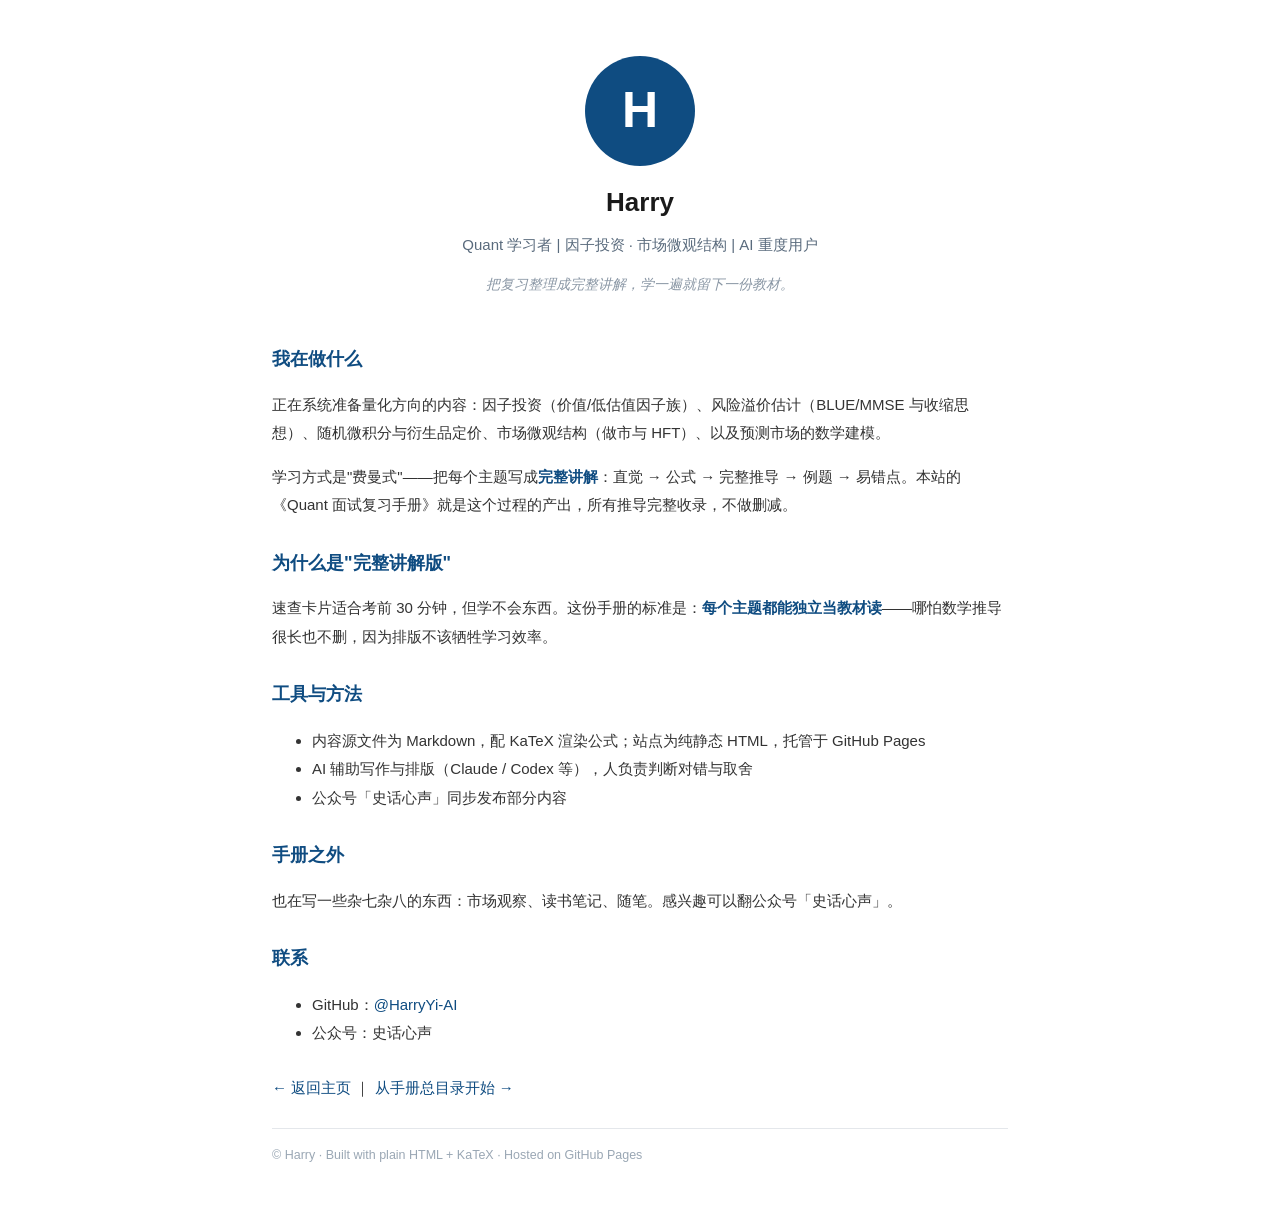
<file: about.html>
<!DOCTYPE html>
<html lang="zh-CN">
<head>
<meta charset="UTF-8">
<meta name="viewport" content="width=device-width, initial-scale=1">
<title>关于我 | Harry · Quant 学习笔记</title>
<link rel="stylesheet" href="assets/style.css">
</head>
<body>
<div class="about-page">
<header class="about-hero">
  <div class="avatar big">H</div>
  <h1>Harry</h1>
  <p class="bio-line">Quant 学习者 | 因子投资 · 市场微观结构 | AI 重度用户</p>
  <p class="quote">把复习整理成完整讲解，学一遍就留下一份教材。</p>
</header>

<main class="about-body">
<h2>我在做什么</h2>
<p>正在系统准备量化方向的内容：因子投资（价值/低估值因子族）、风险溢价估计（BLUE/MMSE 与收缩思想）、随机微积分与衍生品定价、市场微观结构（做市与 HFT）、以及预测市场的数学建模。</p>
<p>学习方式是"费曼式"——把每个主题写成<strong>完整讲解</strong>：直觉 → 公式 → 完整推导 → 例题 → 易错点。本站的《Quant 面试复习手册》就是这个过程的产出，所有推导完整收录，不做删减。</p>

<h2>为什么是"完整讲解版"</h2>
<p>速查卡片适合考前 30 分钟，但学不会东西。这份手册的标准是：<strong>每个主题都能独立当教材读</strong>——哪怕数学推导很长也不删，因为排版不该牺牲学习效率。</p>

<h2>工具与方法</h2>
<ul>
  <li>内容源文件为 Markdown，配 KaTeX 渲染公式；站点为纯静态 HTML，托管于 GitHub Pages</li>
  <li>AI 辅助写作与排版（Claude / Codex 等），人负责判断对错与取舍</li>
  <li>公众号「史话心声」同步发布部分内容</li>
</ul>

<h2>手册之外</h2>
<p>也在写一些杂七杂八的东西：市场观察、读书笔记、随笔。感兴趣可以翻公众号「史话心声」。</p>

<h2>联系</h2>
<ul>
  <li>GitHub：<a href="https://github.com/HarryYi-AI" target="_blank">@HarryYi-AI</a></li>
  <li>公众号：史话心声</li>
  <!-- <li>邮箱：【待补充】</li> -->
</ul>

<p class="back"><a href="index.html">← 返回主页</a> ｜ <a href="00.html">从手册总目录开始 →</a></p>
</main>

<footer class="home-foot">© Harry · Built with plain HTML + KaTeX · Hosted on GitHub Pages</footer>
</div>
</body>
</html>
</file>
<file: assets/style.css>
/* Quant 面试复习手册 · 站点样式 */
* { box-sizing: border-box; }
html { -webkit-text-size-adjust: 100%; }
body {
  margin: 0;
  font-family: -apple-system-font, BlinkMacSystemFont, "Helvetica Neue", "PingFang SC",
    "Hiragino Sans GB", "Microsoft YaHei UI", "Microsoft YaHei", Arial, sans-serif;
  color: #24292f;
  background: #ffffff;
  line-height: 1.75;
}
a { color: #0f4c81; text-decoration: none; }
a:hover { text-decoration: underline; }

/* ---------- 布局 ---------- */
.layout { display: flex; min-height: 100vh; }
.sidebar {
  position: fixed; top: 0; left: 0; bottom: 0;
  width: 252px; overflow-y: auto;
  border-right: 1px solid #e4e7eb;
  background: #f7f9fc;
  padding: 22px 14px 16px;
}
.brand {
  display: block; font-weight: 700; font-size: 16px; color: #0f4c81;
  margin-bottom: 16px; letter-spacing: .3px;
}
.sidebar nav { display: flex; flex-direction: column; gap: 3px; }
.nav-item {
  display: flex; align-items: baseline; gap: 8px;
  padding: 7px 10px; border-radius: 6px;
  color: #38444d; font-size: 13.5px; line-height: 1.45;
}
.nav-item:hover { background: #eef2f8; text-decoration: none; }
.nav-item.active { background: #0f4c81; color: #fff; font-weight: 600; }
.nav-num {
  font-size: 11px; font-weight: 700; opacity: .75;
  min-width: 18px; text-align: center;
}
.nav-item.active .nav-num { opacity: 1; }
.sidebar-foot { margin-top: 18px; font-size: 13px; }
.sidebar-foot a { color: #5a6b7d; }

.content { margin-left: 252px; flex: 1; padding: 34px 44px 60px; }
article, .guide { max-width: 880px; margin: 0 auto; }

/* ---------- 正文排版 ---------- */
article h1, .guide h1 {
  font-size: 23px; line-height: 1.45; margin: 4px 0 20px; color: #111;
  padding-bottom: 12px; border-bottom: 2px solid #0f4c81;
}
article h2 {
  font-size: 19px; color: #0f4c81; margin: 34px 0 14px;
  padding-left: 12px; border-left: 4px solid #0f4c81; line-height: 1.5;
}
article h3 { font-size: 16.5px; color: #1a1a1a; margin: 24px 0 10px; }
article h4 { font-size: 15px; color: #1a1a1a; margin: 18px 0 8px; }
article p { font-size: 15.5px; line-height: 1.9; margin: 12px 0; color: #2b2b2b; }
article strong { color: #0f4c81; font-weight: 700; }
article li { font-size: 15px; line-height: 1.85; margin: 5px 0; }
article ul, article ol { padding-left: 24px; margin: 10px 0; }

article blockquote {
  border-left: 4px solid #0f4c81; background: #f5f8fd;
  margin: 16px 0; padding: 12px 16px; border-radius: 0 8px 8px 0;
  color: #3d4b5c; font-size: 15px; line-height: 1.8;
}
article blockquote p { margin: 6px 0; color: #3d4b5c; }

article table {
  border-collapse: collapse; width: 100%; margin: 16px 0;
  font-size: 14px; line-height: 1.65; display: block; overflow-x: auto;
}
article th, .guide th {
  border: 1px solid #d0d7de; background: #eef2f8; padding: 8px 10px;
  text-align: left; font-weight: 600; color: #1a1a1a; white-space: nowrap;
}
article td, .guide td { border: 1px solid #d0d7de; padding: 8px 10px; color: #333; }
article tr:nth-child(even) td { background: #fafbfd; }

article code, li code, p code, td code {
  background: #f0f2f5; padding: 1px 6px; border-radius: 4px;
  font-size: 88%; font-family: "SF Mono", Menlo, Consolas, monospace; color: #c7254e;
}
article pre {
  background: #f6f8fa; padding: 14px; border-radius: 8px;
  overflow-x: auto; font-size: 13.5px; line-height: 1.65;
  border: 1px solid #e4e7eb;
}
article pre code { background: none; padding: 0; color: #24292f; }

.math-display {
  overflow-x: auto; padding: 6px 2px; margin: 14px 0;
}
.math-inline { white-space: normal; }

hr { border: none; border-top: 1px solid #e4e7eb; margin: 30px 0; }

/* ---------- 翻页 ---------- */
.pager-row {
  max-width: 880px; margin: 30px auto 0;
  display: flex; justify-content: space-between; gap: 12px;
}
.pager {
  padding: 10px 16px; border: 1px solid #d0d7de; border-radius: 8px;
  color: #0f4c81; font-size: 14px; background: #fff;
}
.pager:hover { background: #f5f8fd; text-decoration: none; }
.pager.next { margin-left: auto; }
article + .pager-row { margin-top: 40px; }

footer {
  max-width: 880px; margin: 40px auto 0; padding-top: 16px;
  border-top: 1px solid #e4e7eb;
  color: #8a97a5; font-size: 12.5px;
}

/* ---------- 首页 ---------- */
.home { max-width: 1060px; margin: 0 auto; padding: 48px 24px 40px; }
.hero h1 {
  font-size: 30px; color: #0f4c81; margin: 0 0 12px; letter-spacing: .5px;
}
.hero .sub { color: #5a6b7d; font-size: 15px; line-height: 1.9; margin: 0 0 30px; }
.cards {
  display: grid; grid-template-columns: repeat(auto-fill, minmax(320px, 1fr));
  gap: 14px; margin-bottom: 36px;
}
.card {
  display: block; border: 1px solid #e0e5ec; border-radius: 10px;
  padding: 18px 18px 14px; background: #fbfcfe; color: inherit;
  transition: box-shadow .15s, transform .15s;
}
.card:hover {
  text-decoration: none; box-shadow: 0 4px 14px rgba(15, 76, 129, .12);
  transform: translateY(-1px);
}
.card-num {
  display: inline-block; font-size: 11px; font-weight: 700; color: #fff;
  background: #0f4c81; border-radius: 4px; padding: 1px 7px; margin-bottom: 8px;
}
.card-title { font-size: 16px; font-weight: 700; color: #1a1a1a; margin-bottom: 6px; }
.card-desc { font-size: 13px; color: #6b7a89; line-height: 1.6; }
.guide h2 { font-size: 18px; color: #0f4c81; margin: 10px 0 12px; }
.guide table { border-collapse: collapse; width: 100%; font-size: 14px; margin: 12px 0 18px; }
.guide p { color: #6b7a89; font-size: 13px; }
.home-foot { color: #9aa7b4; font-size: 12.5px; margin-top: 26px; }

/* ---------- 移动端 ---------- */
@media (max-width: 960px) {
  .layout { display: block; }
  .sidebar {
    position: static; width: auto; border-right: none;
    border-bottom: 1px solid #e4e7eb; padding: 14px;
  }
  .sidebar nav { flex-direction: row; flex-wrap: wrap; }
  .content { margin-left: 0; padding: 22px 18px 50px; }
  .home { padding: 28px 16px; }
}

/* ---------- 个人主页 & 关于页 ---------- */
.hero.personal { text-align: center; padding-top: 30px; }
.avatar {
  width: 88px; height: 88px; border-radius: 50%;
  background: #0f4c81; color: #fff; font-size: 40px; font-weight: 700;
  display: flex; align-items: center; justify-content: center; margin: 0 auto 14px;
}
.avatar.big { width: 110px; height: 110px; font-size: 50px; }
.hero.personal h1 { margin: 0 0 6px; }
.tagline { font-size: 16px; color: #1a1a1a; font-weight: 600; margin: 0 0 8px; }
.hero .sub { color: #5a6b7d; font-size: 14.5px; margin: 0 0 14px; }
.social { display: flex; gap: 16px; justify-content: center; font-size: 14px; align-items: center; }
.social .muted { color: #9aa7b4; }
.about-page { max-width: 780px; margin: 0 auto; padding: 40px 22px; }
.about-hero { text-align: center; padding: 16px 0 6px; }
.about-hero h1 { font-size: 26px; color: #1a1a1a; margin: 10px 0 6px; }
.bio-line { color: #5a6b7d; font-size: 15px; margin: 4px 0; }
.quote { color: #8a97a5; font-style: italic; font-size: 14px; }
.about-body h2 { font-size: 18px; color: #0f4c81; margin: 28px 0 10px; }
.about-body p, .about-body li { font-size: 15px; line-height: 1.9; color: #333; }
.about-body strong { color: #0f4c81; }
.back { margin-top: 26px; }
</file>
